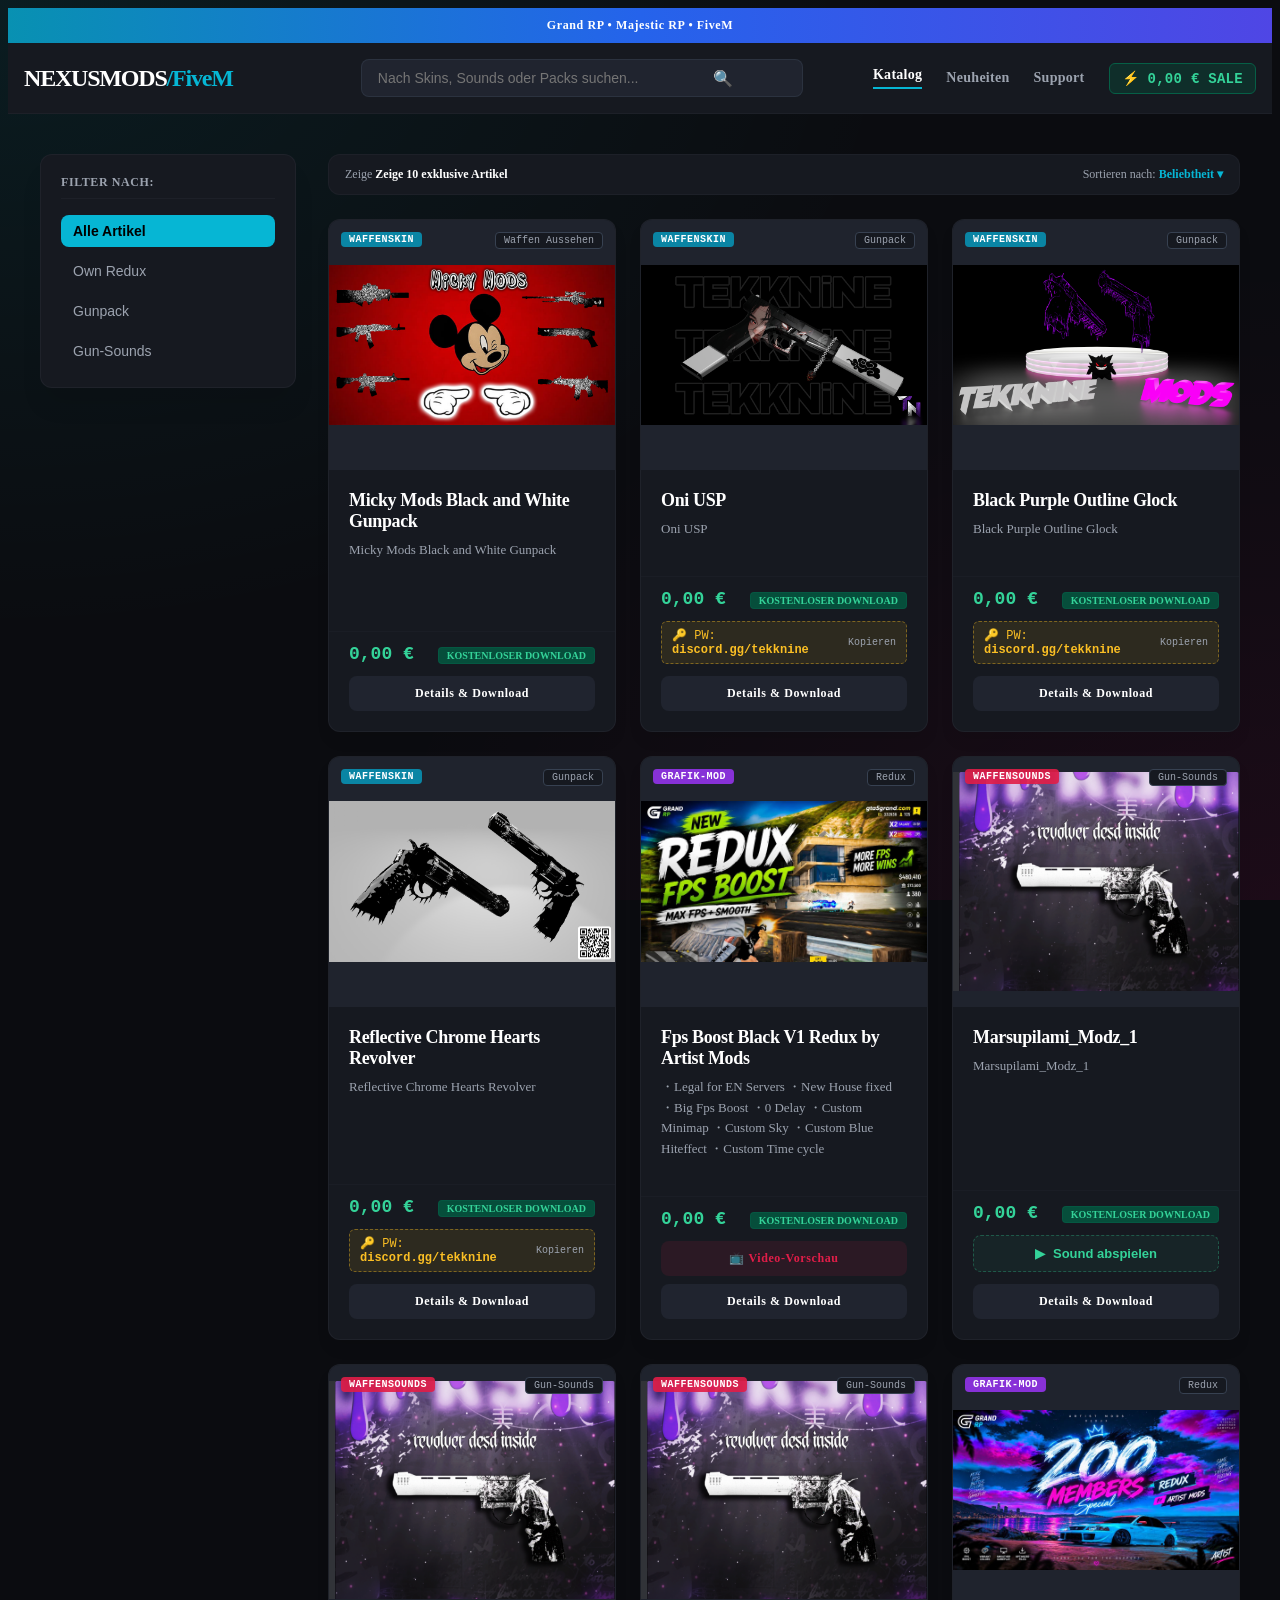
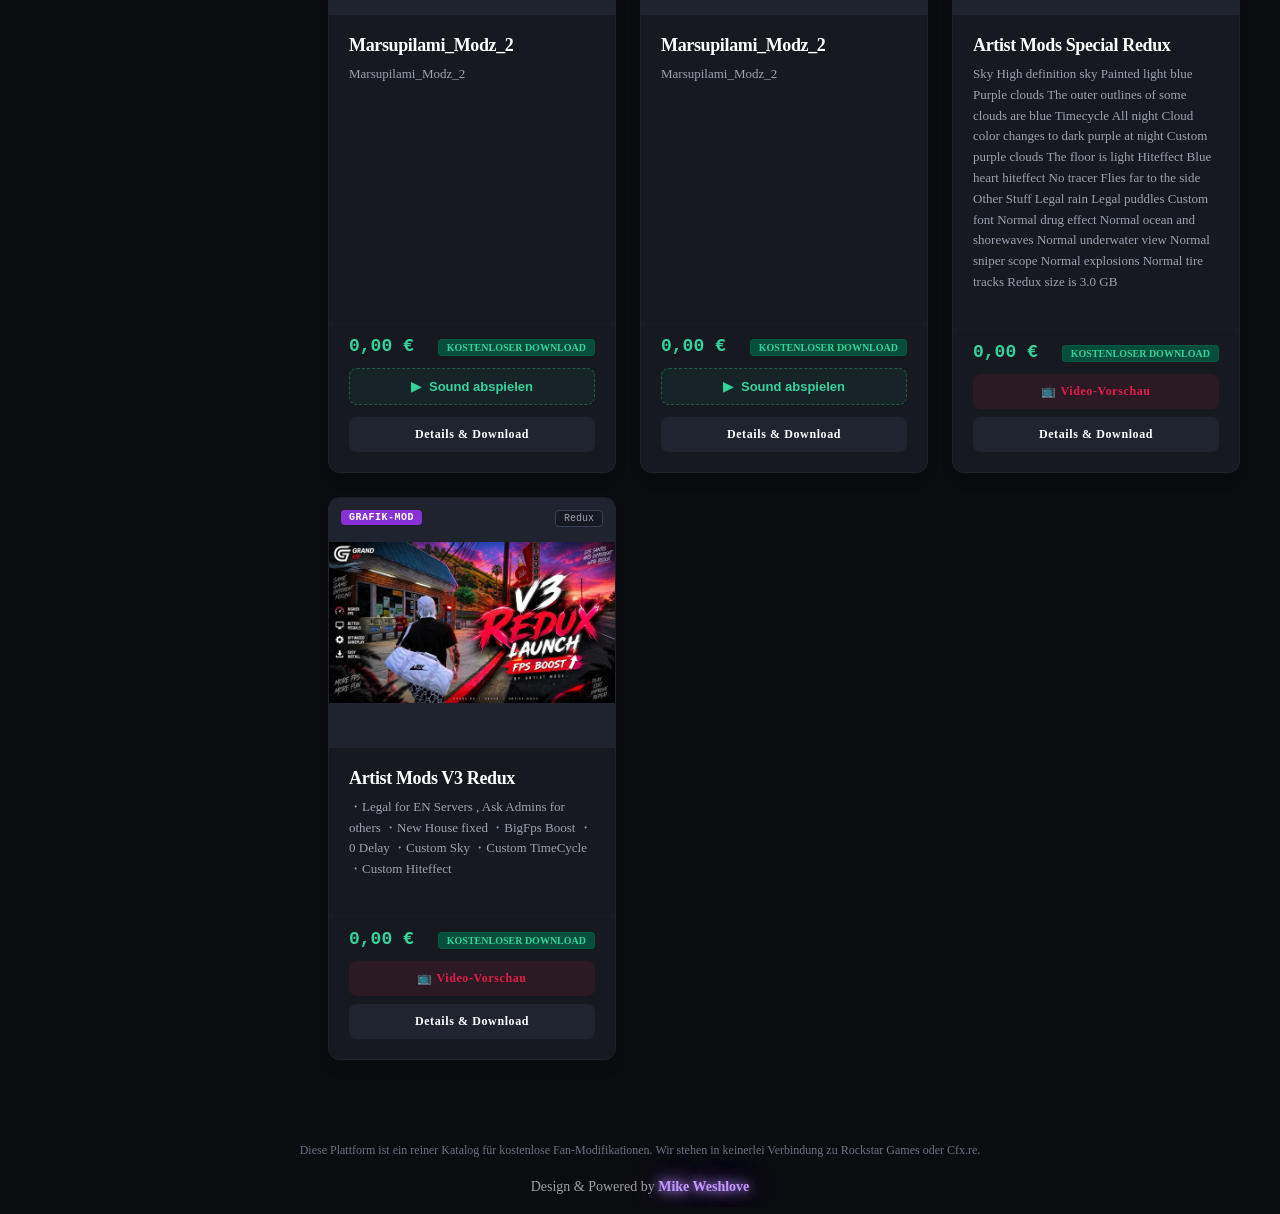
<file: index.html>
<!DOCTYPE html>
<html lang="de">
<head>
    <meta charset="UTF-8">
    <meta name="viewport" content="width=device-width, initial-scale=1.0">
    <title>NEXUSMODS – Premium Modifikationen</title>
    
    <!-- Google Fonts für die saubere Shop-Schriftart -->
    <link rel="preconnect" href="https://fonts.googleapis.com">
    <link rel="preconnect" href="https://fonts.gstatic.com" crossorigin>
    <link href="https://fonts.googleapis.com/css2?family=Inter:wght@400;500;600;700&display=swap" rel="stylesheet">
    
    <!-- DEINE CSS-DATEI HIER VERKNÜPFT -->
    <link rel="stylesheet" href="style.css">
</head>
<body>

    <!-- BANNER -->
    <div class="promo-banner">
        Grand RP • Majestic RP • FiveM
    </div>

    <!-- MAIN NAV -->
    <header class="store-header">
        <div class="header-container">
            <!-- Logo -->
            <div class="logo" style="cursor:pointer;" onclick="location.reload();">
                NEXUSMODS<span class="logo-accent">/FiveM</span>
            </div>
            
            <!-- Suchleiste mit ID für das JavaScript -->
            <div class="search-wrapper" id="main-search-wrapper">
                <input type="text" id="search-input" placeholder="Nach Skins, Sounds oder Packs suchen..." class="search-input">
                <span class="search-icon">🔍</span>
            </div>

            <!-- Navigation im Header mit IDs für die Seitenwechsel -->
            <nav class="store-nav">
                <a href="#" id="nav-katalog" class="nav-link active">Katalog</a>
                <a href="#" id="nav-neuheiten" class="nav-link">Neuheiten</a>
                <a href="#" id="nav-support" class="nav-link">Support</a>
                <div class="sale-badge">⚡ 0,00 € SALE</div>
            </nav>
        </div>
    </header>

    <!-- KATALOG CONTENT WRAPPER -->
    <div class="store-wrapper">
        
        <!-- SIDEBAR: FILTER mit Steuerungs-ID -->
        <aside class="store-sidebar" id="store-sidebar">
            <div class="filter-box">
                <h3 class="filter-title">Filter nach:</h3>
                <div class="filter-menu">
                    <button class="filter-btn active" data-kategorie="alle">Alle Artikel</button>
                    <button class="filter-btn" data-kategorie="redux">Own Redux</button>
                    <button class="filter-btn" data-kategorie="skin">Gunpack</button>
                    <button class="filter-btn" data-kategorie="sound">Gun-Sounds</button>
                </div>
            </div>
        </aside>

        <!-- PRODUKT LISTE (KATALOG & NEUHEITEN BEREICH) -->
        <main class="catalog-content" id="catalog-main-content">
            
            <!-- Status Leiste -->
            <div class="status-bar">
                <div class="status-count">Zeige <span id="produkt-anzahl">0 exklusive Artikel</span></div>
                <div class="sort-trigger">
                    Sortieren nach: <span class="sort-accent">Beliebtheit ▾</span>
                </div>
            </div>

            <!-- PRODUKT GRID -->
            <div id="produkt-container" class="product-grid">
                <!-- Die Produkte werden hier automatisch per JavaScript geladen -->
            </div>
        </main>

        <!-- DISCORD & HELP SUPPORT BEREICH (Standardmäßig unsichtbar) -->
        <main class="catalog-content" id="support-main-content" style="display: none; width: 100%;">
            <div style="background-color: #161920; border: 1px solid rgba(34, 37, 45, 0.8); border-radius: 12px; padding: 40px; box-shadow: 0 20px 25px -5px rgba(0, 0, 0, 0.1);">
                <h2 style="color: #fff; margin-top: 0; margin-bottom: 8px; font-size: 28px;">Brauchst du Hilfe? 🛠️</h2>
                <p style="color: #9ca3af; font-size: 15px; margin-bottom: 32px; line-height: 1.6;">Hast du Probleme bei der Installation oder Fragen zu unseren Modifikationen? Unser Support-Team hilft dir gerne weiter.</p>
                
                <div style="display: grid; grid-template-columns: repeat(auto-fit, minmax(250px, 1fr)); gap: 24px;">
                    <!-- Discord Karte -->
                    <div style="background: rgba(79, 70, 229, 0.05); border: 1px solid rgba(79, 70, 229, 0.2); padding: 24px; border-radius: 8px; display: flex; flex-direction: column; justify-content: space-between;">
                        <div>
                            <h4 style="color: #ffffff; margin-top: 0; margin-bottom: 8px; font-size: 18px;">Tritt unserem Discord bei</h4>
                            <p style="color: #9ca3af; font-size: 13px; line-height: 1.5; margin-bottom: 20px;">Eröffne ein Support-Ticket. Unsere Community und Admins sind rund um die Uhr für dich da.</p>
                        </div>
                        <a href="https://discord.gg" target="_blank" class="btn-action" style="background-color: #4f46e5; border-color: #4f46e5; color: #fff; text-decoration: none;">Discord Server beitreten</a>
                    </div>
                    <!-- FAQ Anleitung Karte -->
                    <div style="background: rgba(6, 182, 212, 0.05); border: 1px solid rgba(6, 182, 212, 0.2); padding: 24px; border-radius: 8px;">
                        <h4 style="color: #ffffff; margin-top: 0; margin-bottom: 8px; font-size: 18px;">Schnellanleitung</h4>
                        <p style="color: #9ca3af; font-size: 13px; line-height: 1.5; margin-bottom: 20px;">Alle Downloads sind als .zip gepackt. Einfach entpacken und in deinen FiveM-Application-Data Ordner schieben.</p>
                        <span style="color: #06b6d4; font-size: 13px; font-weight: bold;">Keine Registrierung nötig!</span>
                    </div>
                </div>
            </div>
        </main>

    </div>

    <!-- FOOTER -->
    <footer class="footer-container" style="text-align: center; margin-top: 40px; line-height: 1.8; width: 100%;">
        <div class="footer-text" style="color: #6b7280; font-size: 12px; padding: 0 20px;">
            Diese Plattform ist ein reiner Katalog für kostenlose Fan-Modifikationen. Wir stehen in keinerlei Verbindung zu Rockstar Games oder Cfx.re.
        </div>
        <div class="footer-credits" style="color: #a0a0a0; font-size: 14px; margin-top: 12px;">
            Design & Powered by <span class="designer-name" style="color: #c399ff; font-weight: bold; text-shadow: 0 0 10px #b388ff, 0 0 20px #b388ff, 0 0 30px rgba(179, 136, 255, 0.5);">Mike Weshlove</span>
        </div>
    </footer>

    <!-- Das Skript wird ganz unten angehängt -->
    <script src="script.js"></script>
</body>
</html>
</file>
<file: style.css>
/* --- GLOBAL STYLES --- */
body {
    background-color: #0b0c10; /* Ein tieferes, edleres Dunkelgrau/Schwarz */
    background-image: 
        radial-gradient(at 0% 0%, rgba(0, 242, 254, 0.07) 0px, transparent 50%),
        radial-gradient(at 100% 100%, rgba(255, 0, 128, 0.07) 0px, transparent 50%);
    background-attachment: fixed;
}

/* Elegante Scrollbar */
::-webkit-scrollbar { width: 8px; }
::-webkit-scrollbar-track { background: #0f1115; }
::-webkit-scrollbar-thumb { background: #22252d; border-radius: 4px; }
::-webkit-scrollbar-thumb:hover { background: #06b6d4; }

/* --- ANKÜNDIGUNGS-BANNER --- */
.promo-banner {
    background: linear-gradient(90deg, #0891b2, #2563eb, #4f46e5);
    text-align: center;
    padding: 10px 16px;
    font-size: 12px;
    font-weight: 700;
    color: #ffffff;
    letter-spacing: 0.05em;
    box-shadow: 0 1px 2px rgba(0, 0, 0, 0.05);
}

/* --- NAV BAR / HEADER --- */
.store-header {
    background-color: #161920;
    border-bottom: 1px solid rgba(34, 37, 45, 0.6);
    position: sticky;
    top: 0;
    z-index: 50;
    padding: 16px;
}

.header-container {
    max-width: 1280px;
    margin: 0 auto;
    display: flex;
    flex-direction: column;
    justify-content: space-between;
    align-items: center;
    gap: 16px;
}

@media (min-width: 768px) {
    .header-container { flex-direction: row; }
}

.logo {
    font-size: 24px;
    font-weight: 900;
    letter-spacing: -0.05em;
    color: #ffffff;
}

.logo-accent { color: #06b6d4; }

/* Suchleiste */
.search-wrapper {
    position: relative;
    width: 100%;
}

@media (min-width: 768px) {
    .search-wrapper { width: 384px; }
}

.search-input {
    width: 100%;
    background-color: #20242f;
    border: 1px solid rgba(55, 65, 81, 0.5);
    border-radius: 8px;
    padding: 10px 40px 10px 16px;
    font-size: 14px;
    color: #e2e8f0;
    outline: none;
    transition: border-color 0.2s, box-shadow 0.2s;
}

.search-input:focus {
    border-color: #06b6d4;
    box-shadow: 0 0 0 1px #06b6d4;
}

.search-icon {
    position: absolute;
    right: 12px;
    top: 10px;
    cursor: pointer;
    color: #9ca3af;
}

/* Menü-Links */
.store-nav {
    display: flex;
    align-items: center;
    gap: 24px;
    font-size: 14px;
    font-weight: 600;
    letter-spacing: 0.02em;
}

.nav-link { color: #9ca3af; text-decoration: none; transition: color 0.2s; }
.nav-link:hover { color: #ffffff; }
.nav-link.active { color: #ffffff; border-bottom: 2px solid #06b6d4; padding-bottom: 4px; }

.sale-badge {
    background-color: rgba(6, 78, 59, 0.4);
    border: 1px solid #065f46;
    color: #34d399;
    font-family: monospace;
    font-weight: 700;
    padding: 6px 12px;
    border-radius: 6px;
}

/* --- MAIN STORE LAYOUT --- */
.store-wrapper {
    max-width: 1280px;
    margin: 0 auto;
    padding: 40px 16px;
    display: flex;
    flex-direction: column;
    gap: 32px;
}

@media (min-width: 1024px) {
    .store-wrapper { flex-direction: row; padding: 40px 32px; }
}

/* Sidebar / Filter */
.store-sidebar {
    width: 100%;
}

@media (min-width: 1024px) {
    .store-sidebar { width: 256px; flex-shrink: 0; }
}

.filter-box {
    background-color: #161920;
    border: 1px solid rgba(34, 37, 45, 0.8);
    border-radius: 12px;
    padding: 20px;
    box-shadow: 0 20px 25px -5px rgba(0, 0, 0, 0.1);
}

.filter-title {
    font-size: 12px;
    font-weight: 700;
    text-transform: uppercase;
    letter-spacing: 0.05em;
    color: #9ca3af;
    margin-top: 0;
    margin-bottom: 16px;
    border-bottom: 1px solid rgba(34, 37, 45, 0.6);
    padding-bottom: 8px;
}

.filter-menu { display: flex; flex-direction: column; gap: 8px; }

.filter-btn {
    width: 100%;
    text-align: left;
    font-size: 14px;
    font-weight: 500;
    padding: 8px 12px;
    border-radius: 8px;
    border: none;
    background: none;
    color: #9ca3af;
    cursor: pointer;
    transition: background-color 0.2s, color 0.2s;
}

.filter-btn:hover { background-color: #20242f; color: #ffffff; }
.filter-btn.active { background-color: #06b6d4; color: #000000; font-weight: 600; }

/* Inhalts-Bereich Rechts */
.catalog-content { flex-1: 1 1 0%; width: 100%; }

.status-bar {
    display: flex;
    justify-content: space-between;
    align-items: center;
    margin-bottom: 24px;
    background-color: #161920;
    border: 1px solid rgba(34, 37, 45, 0.6);
    padding: 12px 16px;
    border-radius: 12px;
    font-size: 12px;
    color: #9ca3af;
}

.status-count span { color: #ffffff; font-weight: 700; }
.sort-trigger { cursor: pointer; transition: color 0.2s; }
.sort-trigger:hover { color: #ffffff; }
.sort-accent { color: #06b6d4; font-weight: 700; }

/* --- PRODUKT KATALOG GRID --- */
.product-grid {
    display: grid;
    grid-cols: 1;
    gap: 24px;
}

@media (min-width: 768px) { .product-grid { grid-template-columns: repeat(2, minmax(0, 1fr)); } }
@media (min-width: 1280px) { .product-grid { grid-template-columns: repeat(3, minmax(0, 1fr)); } }

/* Produktkarte */
.product-card {
    background-color: #161920;
    border: 1px solid rgba(34, 37, 45, 0.8);
    border-radius: 12px;
    display: flex;
    flex-direction: column;
    justify-content: space-between;
    overflow: hidden;
    box-shadow: 0 10px 15px -3px rgba(0, 0, 0, 0.1);
    transition: transform 0.3s, box-shadow 0.3s, border-color 0.3s;
}

.product-card:hover {
    transform: translateY(-4px);
    border-color: #4b5563;
    box-shadow: 0 25px 50px -12px rgba(0, 0, 0, 0.25);
}

/* Bildbereich */
.card-media {
    width: 100%;
    height: 224px;
    background-color: #1f232d;
    display: flex;
    align-items: center;
    justify-content: center;
    color: #6b7280;
    font-family: monospace;
    font-size: 12px;
    position: relative;
}
.card-media {
    position: relative;
    width: 100%;
    height: 250px; /* Bestimmt die feste Höhe des Bildbereichs */
    overflow: hidden; /* Schneidet alles ab, was übersteht */
    border-radius: 8px 8px 0 0; /* Rundet die oberen Ecken passend zur Karte ab */
}

.card-media-image {
    width: 100%;
    height: 100%;
    object-fit: contain; /* Das ist der Zaubertrick: Das Bild füllt die Box aus, ohne sich zu verzerren */
    object-position: center; /* Zentriert das Bild in der Box */
}

.card-media-label {
    transition: transform 0.5s ease;
}

.product-card:hover .card-media-label {
    transform: scale(1.05);
}

.category-tag {
    position: absolute;
    top: 12px;
    left: 12px;
    color: #ffffff;
    font-size: 10px;
    font-weight: 700;
    padding: 2px 8px;
    border-radius: 4px;
    text-transform: uppercase;
    letter-spacing: 0.05em;
}

.tag-redux { background-color: rgba(147, 51, 234, 0.9); }
.tag-skin { background-color: rgba(8, 145, 178, 0.9); }
.tag-sound { background-color: rgba(225, 29, 72, 0.9); }

.type-badge {
    position: absolute;
    top: 12px;
    right: 12px;
    background-color: #161920;
    color: #9ca3af;
    font-size: 10px;
    font-family: monospace;
    padding: 2px 8px;
    border-radius: 4px;
    border: 1px solid #374151;
}

/* Beschreibungstext */
.card-body { padding: 20px; }

.product-title {
    font-size: 18px;
    font-weight: 700;
    color: #ffffff;
    margin: 0 0 8px 0;
    letter-spacing: -0.02em;
    transition: color 0.2s;
}

.product-card:hover .product-title { color: #06b6d4; }

.product-desc {
    font-size: 13px;
    color: #9ca3af;
    line-height: 1.6;
    margin: 0;
    font-weight: 300;
}

/* Footer / Preis-Bereich */
.card-footer {
    padding: 20px;
    padding-top: 0;
    border-top: 1px solid rgba(34, 37, 45, 0.4);
    margin-top: 16px;
}

.price-row {
    display: flex;
    justify-content: space-between;
    align-items: baseline;
    padding: 12px 0;
}

.price-box { display: flex; align-items: baseline; gap: 8px; }
.current-price { font-size: 18px; font-weight: 700; color: #34d399; font-family: monospace; }
.old-price { font-size: 12px; color: #6b7280; text-decoration: line-through; font-family: monospace; }

.free-tag {
    font-size: 10px;
    background-color: #064e3b;
    color: #34d399;
    padding: 2px 8px;
    font-weight: 700;
    border-radius: 4px;
    border: 1px solid rgba(6, 95, 70, 0.6);
    text-transform: uppercase;
}

/* Action Button */
.btn-action {
    display: block;
    text-align: center;
    background-color: #20242f;
    color: #ffffff;
    font-size: 12px;
    font-weight: 600;
    text-decoration: none;
    letter-spacing: 0.05em;
    padding: 10px;
    border-radius: 8px;
    transition: background-color 0.2s, color 0.2s;
}

.btn-action:hover {
    background-color: #06b6d4;
    color: #000000;
}

/* --- STORE FOOTER --- */
.store-footer {
    background-color: #161920;
    border-top: 1px solid rgba(34, 37, 45, 0.6);
    padding: 40px 16px;
    margin-top: 80px;
    font-size: 12px;
    color: #6b7280;
    text-align: center;
}

.footer-container { max-width: 1280px; margin: 0 auto; }
.footer-title { font-weight: 700; color: #9ca3af; font-size: 14px; margin-bottom: 8px; }
.footer-disclaimer { max-width: 576px; margin: 0 auto; line-height: 1.6; }

/* --- AUDIO PLAYER BUTTON --- */
.btn-audio-player {
    display: flex;
    align-items: center;
    justify-content: center;
    gap: 8px;
    width: 100%;
    background-color: rgba(52, 211, 153, 0.06);
    color: #34d399;
    font-size: 13px;
    font-weight: 600;
    padding: 10px 16px;
    border-radius: 8px;
    border: 1px dashed rgba(52, 211, 153, 0.3);
    cursor: pointer;
    margin-bottom: 12px;
    transition: all 0.2s ease;
}

.btn-audio-player:hover {
    background-color: rgba(52, 211, 153, 0.12);
    border-color: #34d399;
}

/* Wenn der Sound gerade aktiv spielt */
.btn-audio-player.playing {
    background-color: #34d399 !important;
    color: #000000 !important;
    border-style: solid;
    box-shadow: 0 0 15px rgba(52, 211, 153, 0.4);
}
</file>
